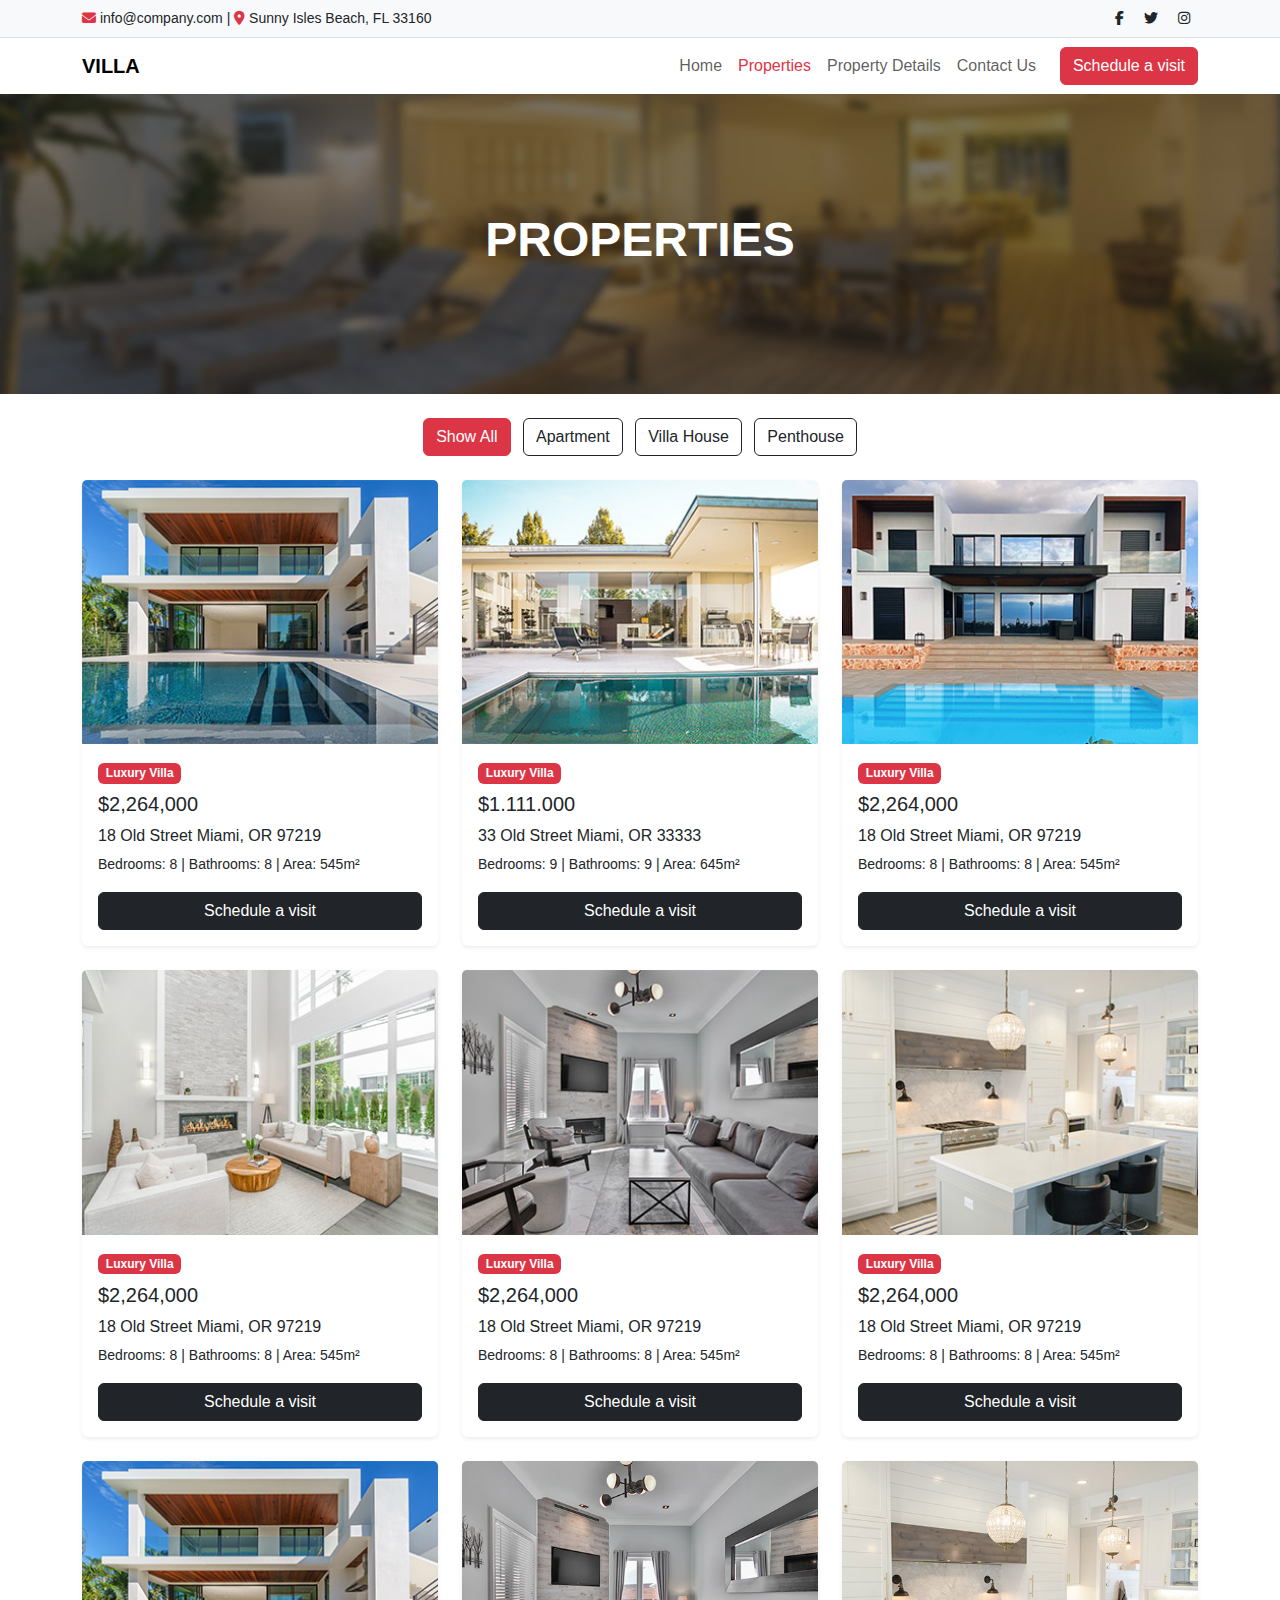
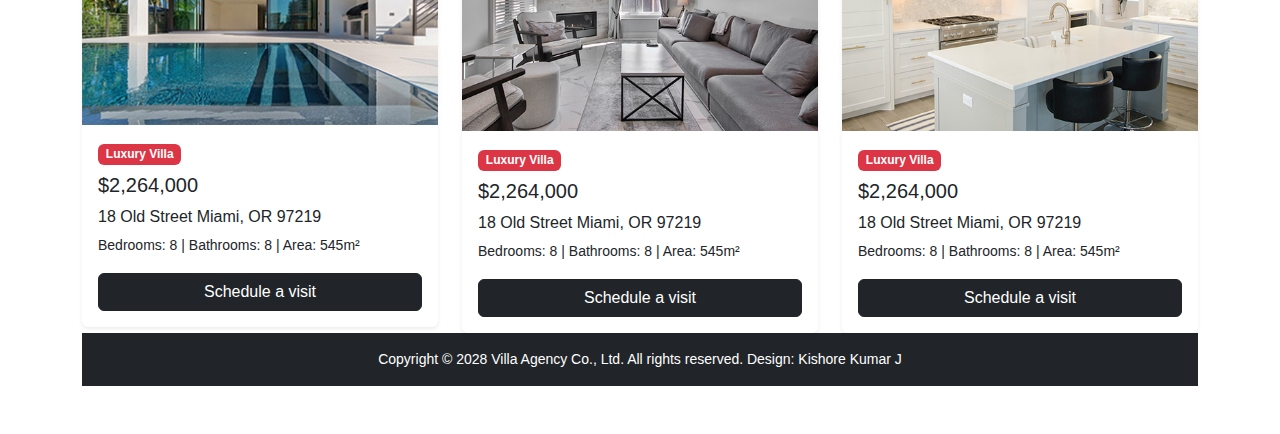
<file: Villa/properties.html>
<!DOCTYPE html>
<html lang="en">
<head>
    <meta charset="UTF-8">
    <meta name="viewport" content="width=device-width, initial-scale=1.0">
    <title>Properties - Villa</title>
    <link href="https://cdn.jsdelivr.net/npm/bootstrap@5.3.0/dist/css/bootstrap.min.css" rel="stylesheet">
    <link rel="stylesheet" href="style.css">
    <link rel="stylesheet" href="https://cdnjs.cloudflare.com/ajax/libs/font-awesome/6.4.0/css/all.min.css">
</head>
<body>

    <!-- Top Bar -->
    <div class="bg-light py-2 border-bottom">
        <div class="container d-flex justify-content-between small">
            <div>
                <i class="fa-solid fa-envelope text-danger"></i> info@company.com
                <span class="separator">|</span>
                <i class="fa-solid fa-location-dot text-danger"></i> Sunny Isles Beach, FL 33160
            </div>
            <div>
                <i class="fa-brands fa-facebook-f mx-2"></i>
                <i class="fa-brands fa-twitter mx-2"></i>
                <i class="fa-brands fa-instagram mx-2"></i>
            </div>
        </div>
    </div>

    <!-- Navbar -->
    <nav class="navbar navbar-expand-lg navbar-light bg-white shadow-sm">
        <div class="container">
            <a class="navbar-brand fw-bold" href="#">VILLA</a>
            <button class="navbar-toggler" type="button" data-bs-toggle="collapse" data-bs-target="#navbarNav">
                <span class="navbar-toggler-icon"></span>
            </button>
            <div class="collapse navbar-collapse" id="navbarNav">
                <ul class="navbar-nav ms-auto">
                    <li class="nav-item"><a class="nav-link" href="index.html">Home</a></li>
                    <li class="nav-item"><a class="nav-link active text-danger" href="properties.html">Properties</a></li>
                    <li class="nav-item"><a class="nav-link" href="property-detail.html">Property Details</a></li>
                    <li class="nav-item"><a class="nav-link" href="contact.html">Contact Us</a></li>
                </ul>
                <a href="#" class="btn btn-danger ms-3">Schedule a visit</a>
            </div>
        </div>
    </nav>

    <!-- Hero -->
    <div class="hero-section text-white d-flex align-items-center" style="background: url('images/video-bg.jpg') center/cover; height: 300px;">
        <div class="container text-center">
            <h1 class="fw-bold">PROPERTIES</h1>
        </div>
    </div>

    <!-- Filter Buttons -->
    <div class="container py-4 text-center">
        <button class="btn btn-danger me-2">Show All</button>
        <button class="btn btn-outline-dark me-2">Apartment</button>
        <button class="btn btn-outline-dark me-2">Villa House</button>
        <button class="btn btn-outline-dark">Penthouse</button>
    </div>

    <!-- Property Listings -->
    <div class="container pb-5">
        <div class="row g-4">

            <!-- Property Card -->
            <div class="col-md-4">
                <div class="card border-0 shadow-sm">
                    <img src="images/property-01.jpg" class="card-img-top" alt="">
                    <div class="card-body">
                        <span class="badge bg-danger">Luxury Villa</span>
                        <h5 class="mt-2">$2,264,000</h5>
                        <p class="mb-1">18 Old Street Miami, OR 97219</p>
                        <small>Bedrooms: 8 | Bathrooms: 8 | Area: 545m²</small>
                        <a  class="btn btn-dark w-100 mt-3">Schedule a visit</a>
                    </div>
                </div>
            </div>
            <div class="col-md-4">
                <div class="card border-0 shadow-sm">
                    <img src="images/property-02.jpg" class="card-img-top" alt="">
                    <div class="card-body">
                        <span class="badge bg-danger">Luxury Villa</span>
                        <h5 class="mt-2">$1.111.000</h5>
                        <p class="mb-1">33 Old Street Miami, OR 33333</p>
                        <small>Bedrooms: 9 | Bathrooms: 9 | Area: 645m²</small>
                        <a  class="btn btn-dark w-100 mt-3">Schedule a visit</a>
                    </div>
                </div>
            </div>
             <div class="col-md-4">
                <div class="card border-0 shadow-sm">
                    <img src="images/property-03.jpg" class="card-img-top" alt="">
                    <div class="card-body">
                        <span class="badge bg-danger">Luxury Villa</span>
                        <h5 class="mt-2">$2,264,000</h5>
                        <p class="mb-1">18 Old Street Miami, OR 97219</p>
                        <small>Bedrooms: 8 | Bathrooms: 8 | Area: 545m²</small>
                        <a  class="btn btn-dark w-100 mt-3">Schedule a visit</a>
                    </div>
                </div>
            </div>
             <div class="col-md-4">
                <div class="card border-0 shadow-sm">
                    <img src="images/property-04.jpg" class="card-img-top" alt="">
                    <div class="card-body">
                        <span class="badge bg-danger">Luxury Villa</span>
                        <h5 class="mt-2">$2,264,000</h5>
                        <p class="mb-1">18 Old Street Miami, OR 97219</p>
                        <small>Bedrooms: 8 | Bathrooms: 8 | Area: 545m²</small>
                        <a  class="btn btn-dark w-100 mt-3">Schedule a visit</a>
                    </div>
                </div>
            </div>
             <div class="col-md-4">
                <div class="card border-0 shadow-sm">
                    <img src="images/property-05.jpg" class="card-img-top" alt="">
                    <div class="card-body">
                        <span class="badge bg-danger">Luxury Villa</span>
                        <h5 class="mt-2">$2,264,000</h5>
                        <p class="mb-1">18 Old Street Miami, OR 97219</p>
                        <small>Bedrooms: 8 | Bathrooms: 8 | Area: 545m²</small>
                        <a  class="btn btn-dark w-100 mt-3">Schedule a visit</a>
                    </div>
                </div>
            </div>
             <div class="col-md-4">
                <div class="card border-0 shadow-sm">
                    <img src="images/property-06.jpg" class="card-img-top" alt="">
                    <div class="card-body">
                        <span class="badge bg-danger">Luxury Villa</span>
                        <h5 class="mt-2">$2,264,000</h5>
                        <p class="mb-1">18 Old Street Miami, OR 97219</p>
                        <small>Bedrooms: 8 | Bathrooms: 8 | Area: 545m²</small>
                        <a  class="btn btn-dark w-100 mt-3">Schedule a visit</a>
                    </div>
                </div>
            </div>
             <div class="col-md-4">
                <div class="card border-0 shadow-sm">
                    <img src="images/property-01.jpg" class="card-img-top" alt="">
                    <div class="card-body">
                        <span class="badge bg-danger">Luxury Villa</span>
                        <h5 class="mt-2">$2,264,000</h5>
                        <p class="mb-1">18 Old Street Miami, OR 97219</p>
                        <small>Bedrooms: 8 | Bathrooms: 8 | Area: 545m²</small>
                        <a class="btn btn-dark w-100 mt-3">Schedule a visit</a>
                    </div>
                </div>
            </div>
             <div class="col-md-4">
                <div class="card border-0 shadow-sm">
                    <img src="images/deal-01.jpg" class="card-img-top" alt="">
                    <div class="card-body">
                        <span class="badge bg-danger">Luxury Villa</span>
                        <h5 class="mt-2">$2,264,000</h5>
                        <p class="mb-1">18 Old Street Miami, OR 97219</p>
                        <small>Bedrooms: 8 | Bathrooms: 8 | Area: 545m²</small>
                        <a class="btn btn-dark w-100 mt-3">Schedule a visit</a>
                    </div>
                </div>
            </div>
             <div class="col-md-4">
                <div class="card border-0 shadow-sm">
                    <img src="images/deal-02.jpg" class="card-img-top" alt="">
                    <div class="card-body">
                        <span class="badge bg-danger">Luxury Villa</span>
                        <h5 class="mt-2">$2,264,000</h5>
                        <p class="mb-1">18 Old Street Miami, OR 97219</p>
                        <small>Bedrooms: 8 | Bathrooms: 8 | Area: 545m²</small>
                        <a class="btn btn-dark w-100 mt-3">Schedule a visit</a>
                    </div>
                </div>
            </div>
            
    </div>

    <!-- Footer -->
    <footer class="bg-dark text-white py-3 text-center small">
        Copyright © 2028 Villa Agency Co., Ltd. All rights reserved. Design: Kishore Kumar J
    </footer>


    <script src="https://cdn.jsdelivr.net/npm/bootstrap@5.3.0/dist/js/bootstrap.bundle.min.js"></script>
</body>
</html>
</file>
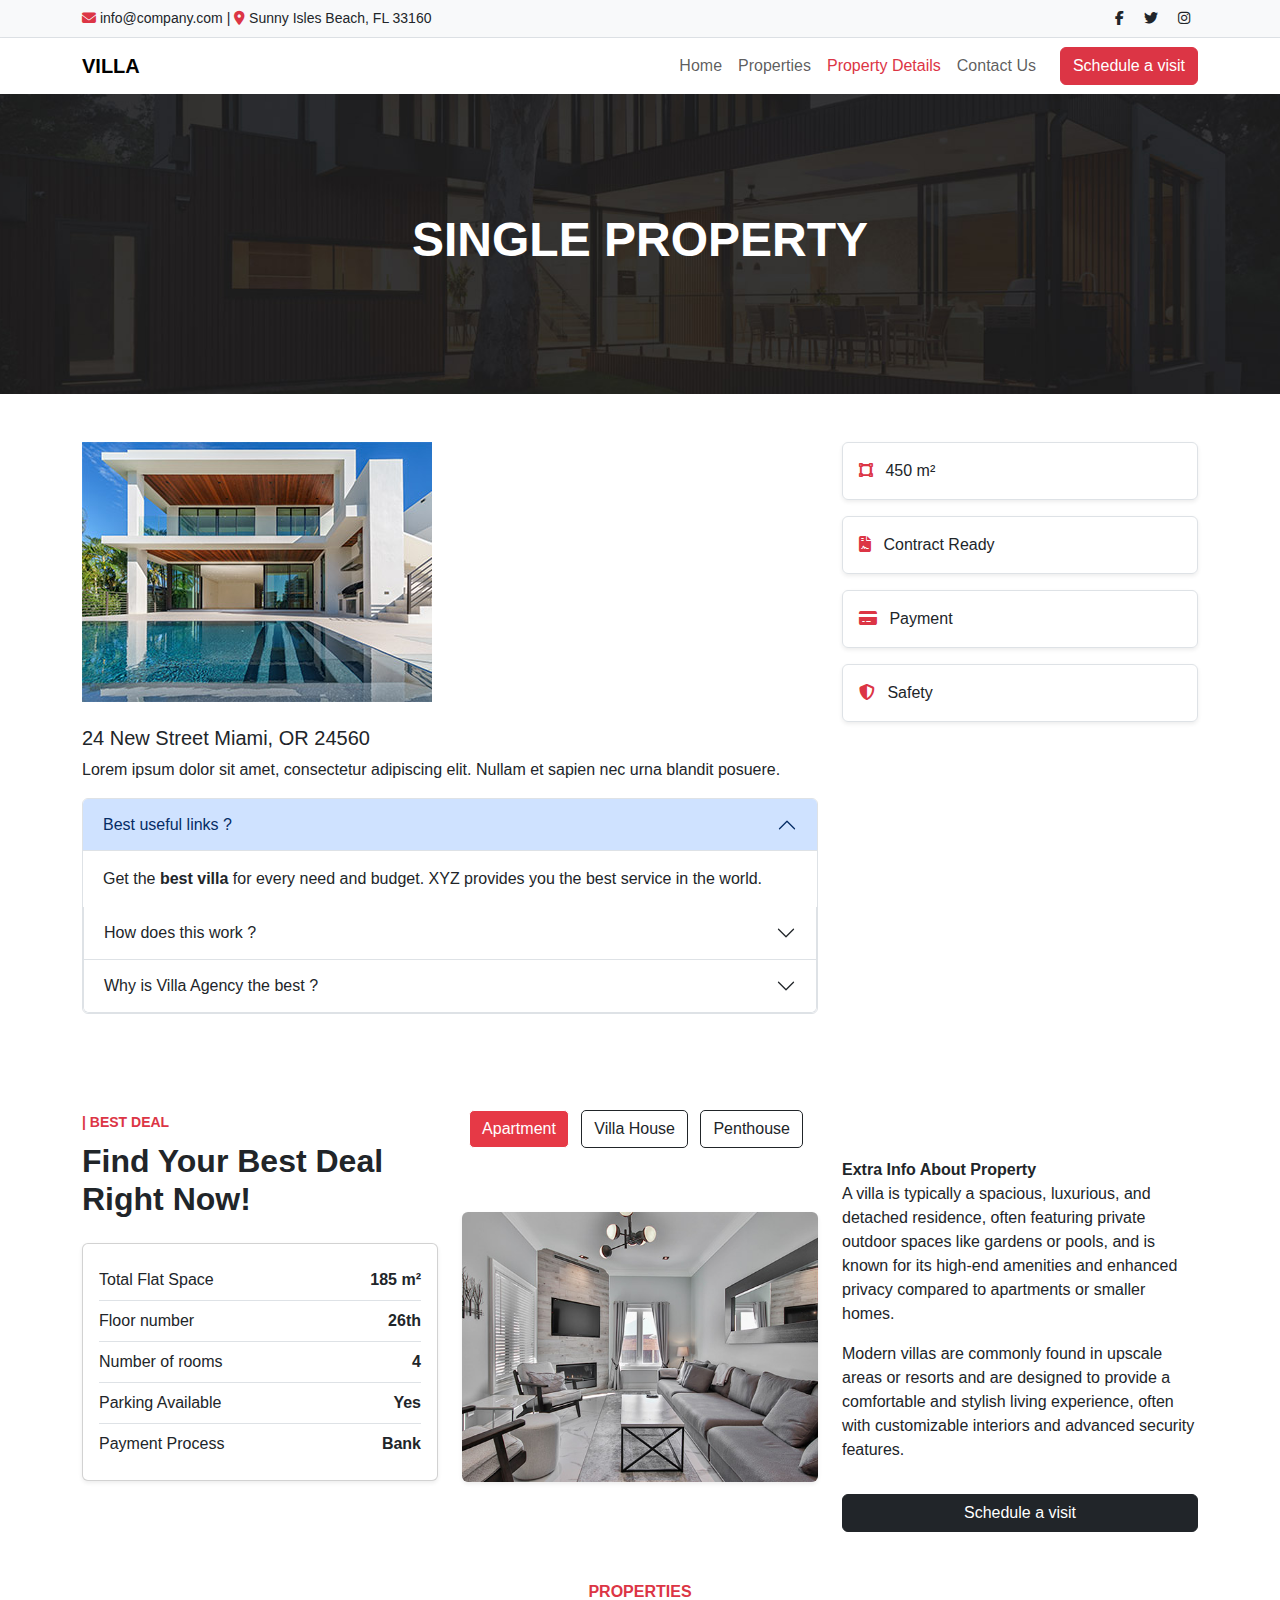
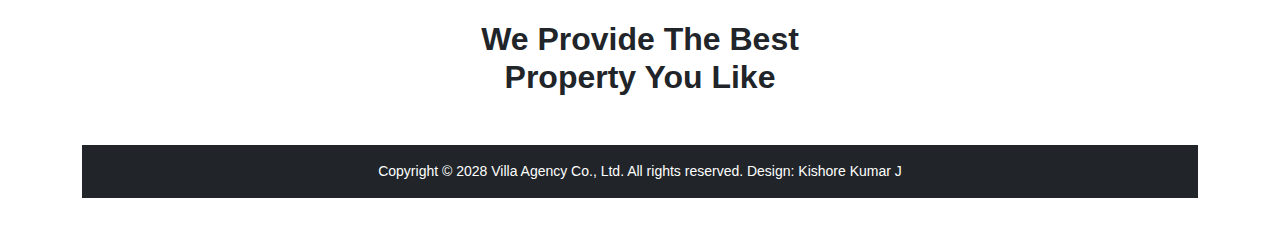
<file: Villa/property-detail.html>
<!DOCTYPE html>
<html lang="en">
<head>
    <meta charset="UTF-8">
    <meta name="viewport" content="width=device-width, initial-scale=1.0">
    <title>Property Details - Villa</title>
    <link href="https://cdn.jsdelivr.net/npm/bootstrap@5.3.0/dist/css/bootstrap.min.css" rel="stylesheet">
    <link rel="stylesheet" href="style.css">
    <link rel="stylesheet" href="https://cdnjs.cloudflare.com/ajax/libs/font-awesome/6.4.0/css/all.min.css">
</head>
<body>

    <!-- Top Bar -->
    <div class="bg-light py-2 border-bottom">
        <div class="container d-flex justify-content-between small">
            <div>
                <i class="fa-solid fa-envelope text-danger"></i> info@company.com
                 <span class="separator">|</span>
                <i class="fa-solid fa-location-dot text-danger"></i> Sunny Isles Beach, FL 33160
            </div>
            <div>
                <i class="fa-brands fa-facebook-f mx-2"></i>
                <i class="fa-brands fa-twitter mx-2"></i>
                <i class="fa-brands fa-instagram mx-2"></i>
            </div>
        </div>
    </div>

    <!-- Navbar -->
    <nav class="navbar navbar-expand-lg navbar-light bg-white shadow-sm">
        <div class="container">
            <a class="navbar-brand fw-bold" href="#">VILLA</a>
            <button class="navbar-toggler" type="button" data-bs-toggle="collapse" data-bs-target="#navbarNav">
                <span class="navbar-toggler-icon"></span>
            </button>
            <div class="collapse navbar-collapse" id="navbarNav">
                <ul class="navbar-nav ms-auto">
                    <li class="nav-item"><a class="nav-link" href="index.html">Home</a></li>
                    <li class="nav-item"><a class="nav-link" href="properties.html">Properties</a></li>
                    <li class="nav-item"><a class="nav-link active text-danger" href="property-detail.html">Property Details</a></li>
                    <li class="nav-item"><a class="nav-link" href="contact.html">Contact Us</a></li>
                </ul>
                <a href="#" class="btn btn-danger ms-3">Schedule a visit</a>
            </div>
        </div>
    </nav>

    <!-- Hero -->
    <div class="hero-section text-white d-flex align-items-center" style="background: url('images/page-heading-bg.jpg') center/cover; height: 300px;">
        <div class="container text-center">
            <h1 class="fw-bold">SINGLE PROPERTY</h1>
        </div>
    </div>

    <!-- Property Details -->
    <section class="py-5">
        <div class="container">
            <div class="row g-4">
                <div class="col-lg-8">
                    <img src="images/property-01.jpg" class="img-fluid mb-4" alt="">
                    <h5>24 New Street Miami, OR 24560</h5>
                    <p>Lorem ipsum dolor sit amet, consectetur adipiscing elit. Nullam et sapien nec urna blandit posuere.</p>
                    <div class="accordion" id="usefulLinks">
            <div class="accordion-item">
              <h2 class="accordion-header" id="headingLinkOne">
                <button class="accordion-button" type="button" data-bs-toggle="collapse" 
                        data-bs-target="#collapseLinkOne" aria-expanded="true" aria-controls="collapseLinkOne">
                  Best useful links ?
                </button>
              </h2>
                            <div id="collapseLinkOne" class="accordion-collapse collapse show" 
                   aria-labelledby="headingLinkOne" data-bs-parent="#usefulLinks">
                <div class="accordion-body">
                  Get the <b>best villa</b> for every need and budget. XYZ provides you the best service in the world.
                </div>
              </div><div class="accordion-item">
              <h2 class="accordion-header" id="headingLinkTwo">
                <button class="accordion-button collapsed" type="button" data-bs-toggle="collapse" 
                        data-bs-target="#collapseLinkTwo" aria-expanded="false" aria-controls="collapseLinkTwo">
                  How does this work ?
                </button>
              </h2>
              <div id="collapseLinkTwo" class="accordion-collapse collapse" 
                   aria-labelledby="headingLinkTwo" data-bs-parent="#usefulLinks">
                <div class="accordion-body">
                  Our process is simple: Choose property → Sign contract → Payment → Move in with safety.
                </div>
              </div>
            </div>
            
            <div class="accordion-item">
              <h2 class="accordion-header" id="headingLinkThree">
                <button class="accordion-button collapsed" type="button" data-bs-toggle="collapse" 
                        data-bs-target="#collapseLinkThree" aria-expanded="false" aria-controls="collapseLinkThree">
                  Why is Villa Agency the best ?
                </button>
              </h2>
              <div id="collapseLinkThree" class="accordion-collapse collapse" 
                   aria-labelledby="headingLinkThree" data-bs-parent="#usefulLinks">
                <div class="accordion-body">
                  We ensure 24/7 safety, transparent contracts, and world-class service.
                </div>
              </div>
            </div>
                        </div>
                    </div>
                </div>
            <div class="col-lg-4">
                <div class="p-3 border rounded shadow-sm mb-3">
                    <i class="fa-solid fa-vector-square text-danger me-2"></i> 450 m²
                </div>
                <div class="p-3 border rounded shadow-sm mb-3">
                    <i class="fa-solid fa-file-contract text-danger me-2"></i> Contract Ready
                </div>
                <div class="p-3 border rounded shadow-sm mb-3">
                    <i class="fa-solid fa-credit-card text-danger me-2"></i> Payment
                </div>
                <div class="p-3 border rounded shadow-sm">
                    <i class="fa-solid fa-shield-halved text-danger me-2"></i> Safety
                </div>
                </div>
            </div>
        </div>
    </section>

    <!-- Best Deals -->
    <div class="container my-5">
    <div class="row">

    <!-- Left Column - Card -->
    <div class="col-lg-4 mb-4">
      <small class="text-danger fw-bold">| BEST DEAL</small>
      <h2 class="fw-bold mt-2">Find Your Best Deal<br>Right Now!</h2>
      <div class="card shadow-sm mt-4">
        <div class="card-body">
          <div class="d-flex justify-content-between border-bottom py-2">
            <span>Total Flat Space</span> <strong>185 m²</strong>
          </div>
          <div class="d-flex justify-content-between border-bottom py-2">
            <span>Floor number</span> <strong>26th</strong>
          </div>
          <div class="d-flex justify-content-between border-bottom py-2">
            <span>Number of rooms</span> <strong>4</strong>
          </div>
          <div class="d-flex justify-content-between border-bottom py-2">
            <span>Parking Available</span> <strong>Yes</strong>
          </div>
          <div class="d-flex justify-content-between py-2">
            <span>Payment Process</span> <strong>Bank</strong>
          </div>
        </div>
      </div>
    </div>

    <!-- Middle Column -->
    <div class="col-lg-4 text-center mb-4">
      <div class="mb-3">
        <button class="btn btn-type active">Apartment</button>
        <button class="btn btn-type btn-outline-dark">Villa House</button>
        <button class="btn btn-type btn-outline-dark">Penthouse</button>
      </div><br><br>
      <img src="images/deal-01.jpg" alt="Property" class="img-fluid rounded shadow-sm">
    </div>

    <!-- Right Column -->
    <div class="col-lg-4"><br><br>
      <strong>Extra Info About Property</strong>
      <p>A villa is typically a spacious, luxurious, and detached residence, often featuring private outdoor spaces like gardens or pools, and is known for its high-end amenities and enhanced privacy compared to apartments or smaller homes.</p>
      <p>Modern villas are commonly found in upscale areas or resorts and are designed to provide a comfortable and stylish living experience, often with customizable interiors and advanced security features. </p>
      <a  class="btn btn-dark w-100 mt-3">Schedule a visit</a>
    </div>
  </div>
</div>

    <div class="container my-5">
    <p class="text-center text-uppercase text-danger fw-bold">Properties</p>
    <h2 class="text-center fw-bold mb-5">We Provide The Best<br>Property You Like</h2>

    <!-- Footer -->
    <footer class="bg-dark text-white py-3 text-center small">
        Copyright © 2028 Villa Agency Co., Ltd. All rights reserved. Design: Kishore Kumar J
    </footer>

    <script src="https://cdn.jsdelivr.net/npm/bootstrap@5.3.0/dist/js/bootstrap.bundle.min.js"></script>
</body>
</html>
</file>
<file: Villa/style.css>
body {
      background-color: #fffffff6;
      font-family: Arial, sans-serif;
    }
    .btn-type {
      margin-right: 8px;
      border-radius: 5px;
    }
    .btn-type.active {
      background-color: #e63946;
      color: white;
    }
    .schedule-btn {
      display: flex;
      align-items: center;
      gap: 8px;
      background-color: black;
      color: white;
      padding: 10px 16px;
      border-radius: 5px;
      text-decoration: none;
    }
    .schedule-btn:hover {
      background-color: #333;
      color: white;
    }
     .property-img {
      width: 100%;
      height: 100%;
      object-fit: cover;
      border-radius: 10px;
    }
    .middle-col {
      display: flex;
      flex-direction: column;
      justify-content: center; 
      height: 100%;
    }
    .highlight {
      color: red;
      font-weight: bold;
    }
    .video-container {
      position: relative;
      display: inline-block;
      width: 100%;
      
    }
    .play-btn {
      position: absolute;
      top: 50%;
      left: 50%;
      transform: translate(-50%, -50%);
      width: 80px;
      height: 80px;
      background: rgba(255, 0, 0, 0.85);
      border-radius: 50%;
      display: flex;
      align-items: center;
      justify-content: center;
      cursor: pointer;
      transition: 0.3s;
    }
    .play-btn:hover {
      background: rgba(255, 0, 0, 1);
      transform: translate(-50%, -50%) scale(1.1);
    }
    .play-btn::before {
      content: "";
      position: absolute;
      left: 32px;
      top: 22px;
      border-style: solid;
      border-width: 18px 0 18px 28px;
      border-color: transparent transparent transparent white;
    }

    .property-card img {
      border-radius: 20px;
      object-fit: cover;
      height: 250px;
      width: 100%;
      padding:20px;
    }
    .price {
      color: red;
      font-weight: bold;
      padding-left: 15px; 
    }
    .schedule-btn {
      background-color: black;
      color: white;
      border-radius: 50px;
      padding: 8px 20px;
    }
    .category {
      padding-left: 20px;  
      font-size: 14px;
      color: gray; 
    } 
    .hero-section {
      position: relative;
    }
    .hero-section h1 {
      font-size: 3rem;
    }
    .navbar-nav .nav-link {
      font-weight: 500;
    }
    .footer {
    font-size: 22rem;
    }
</file>
